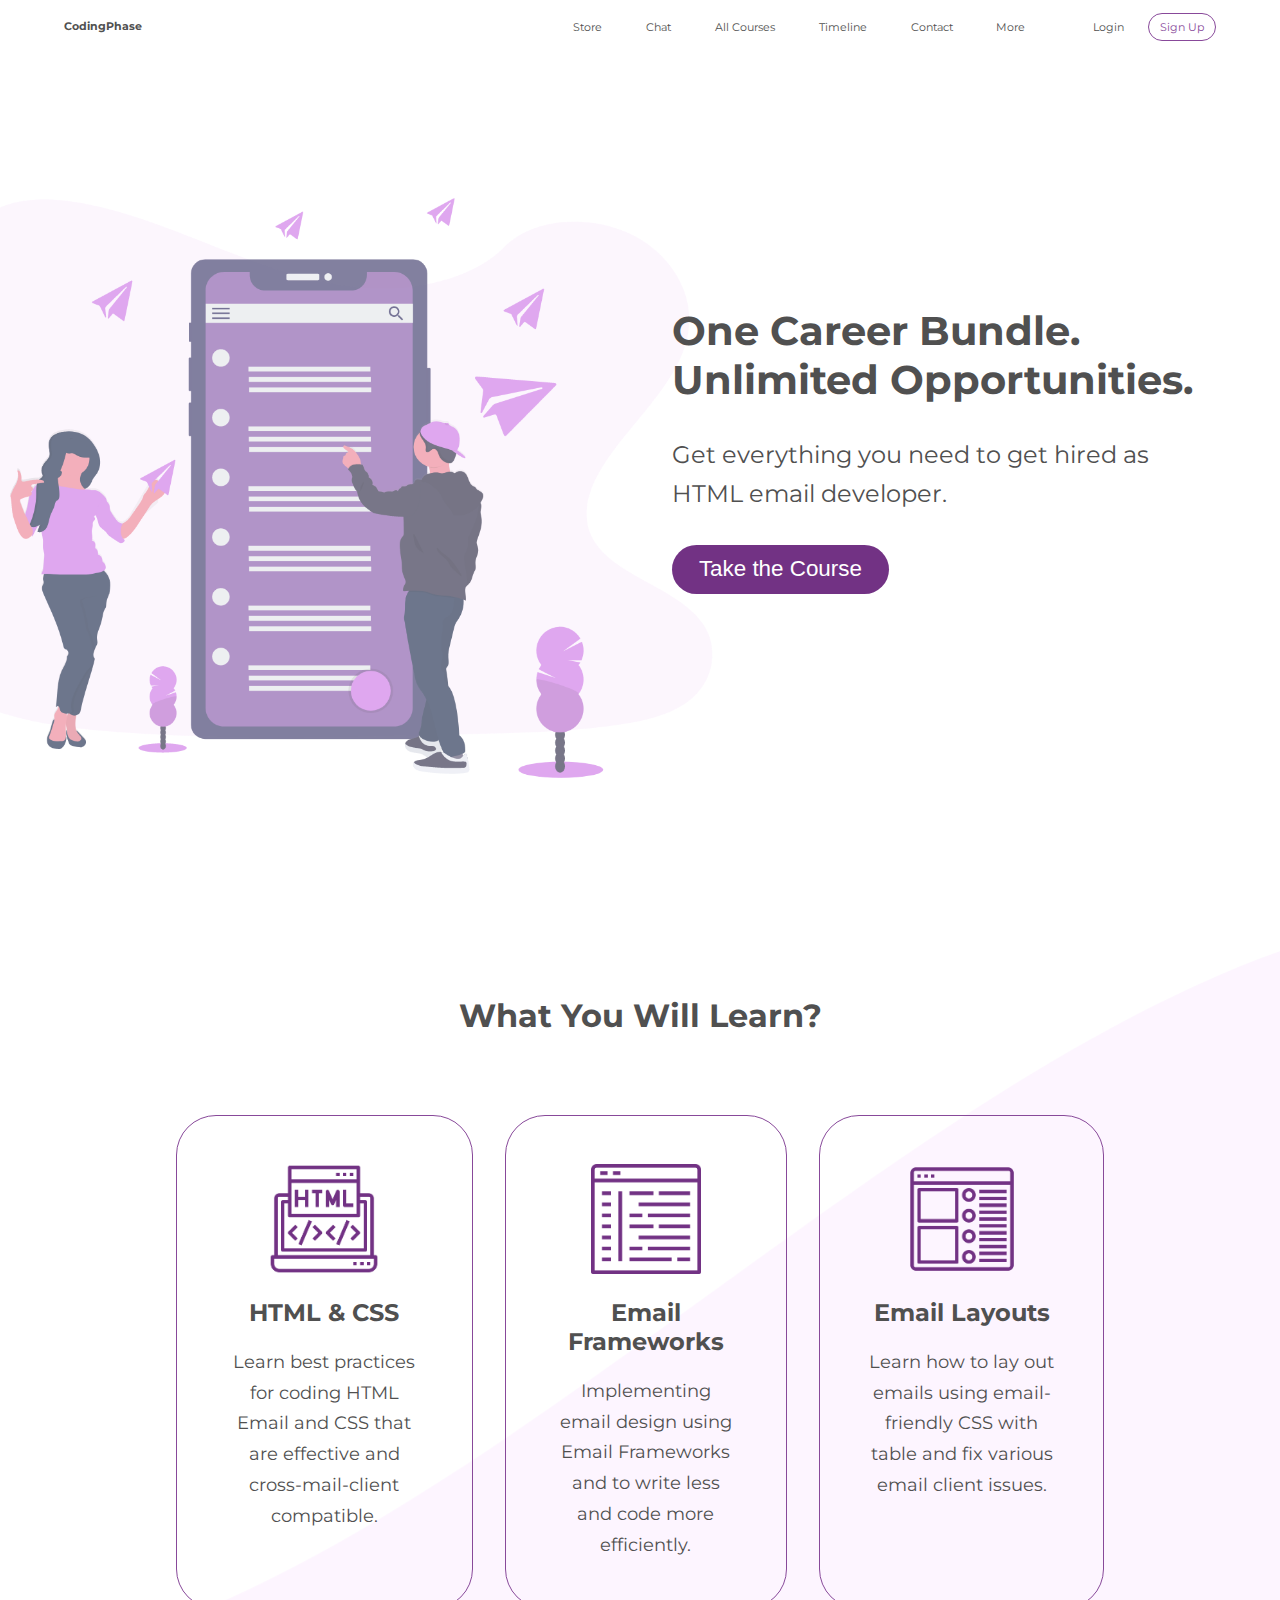
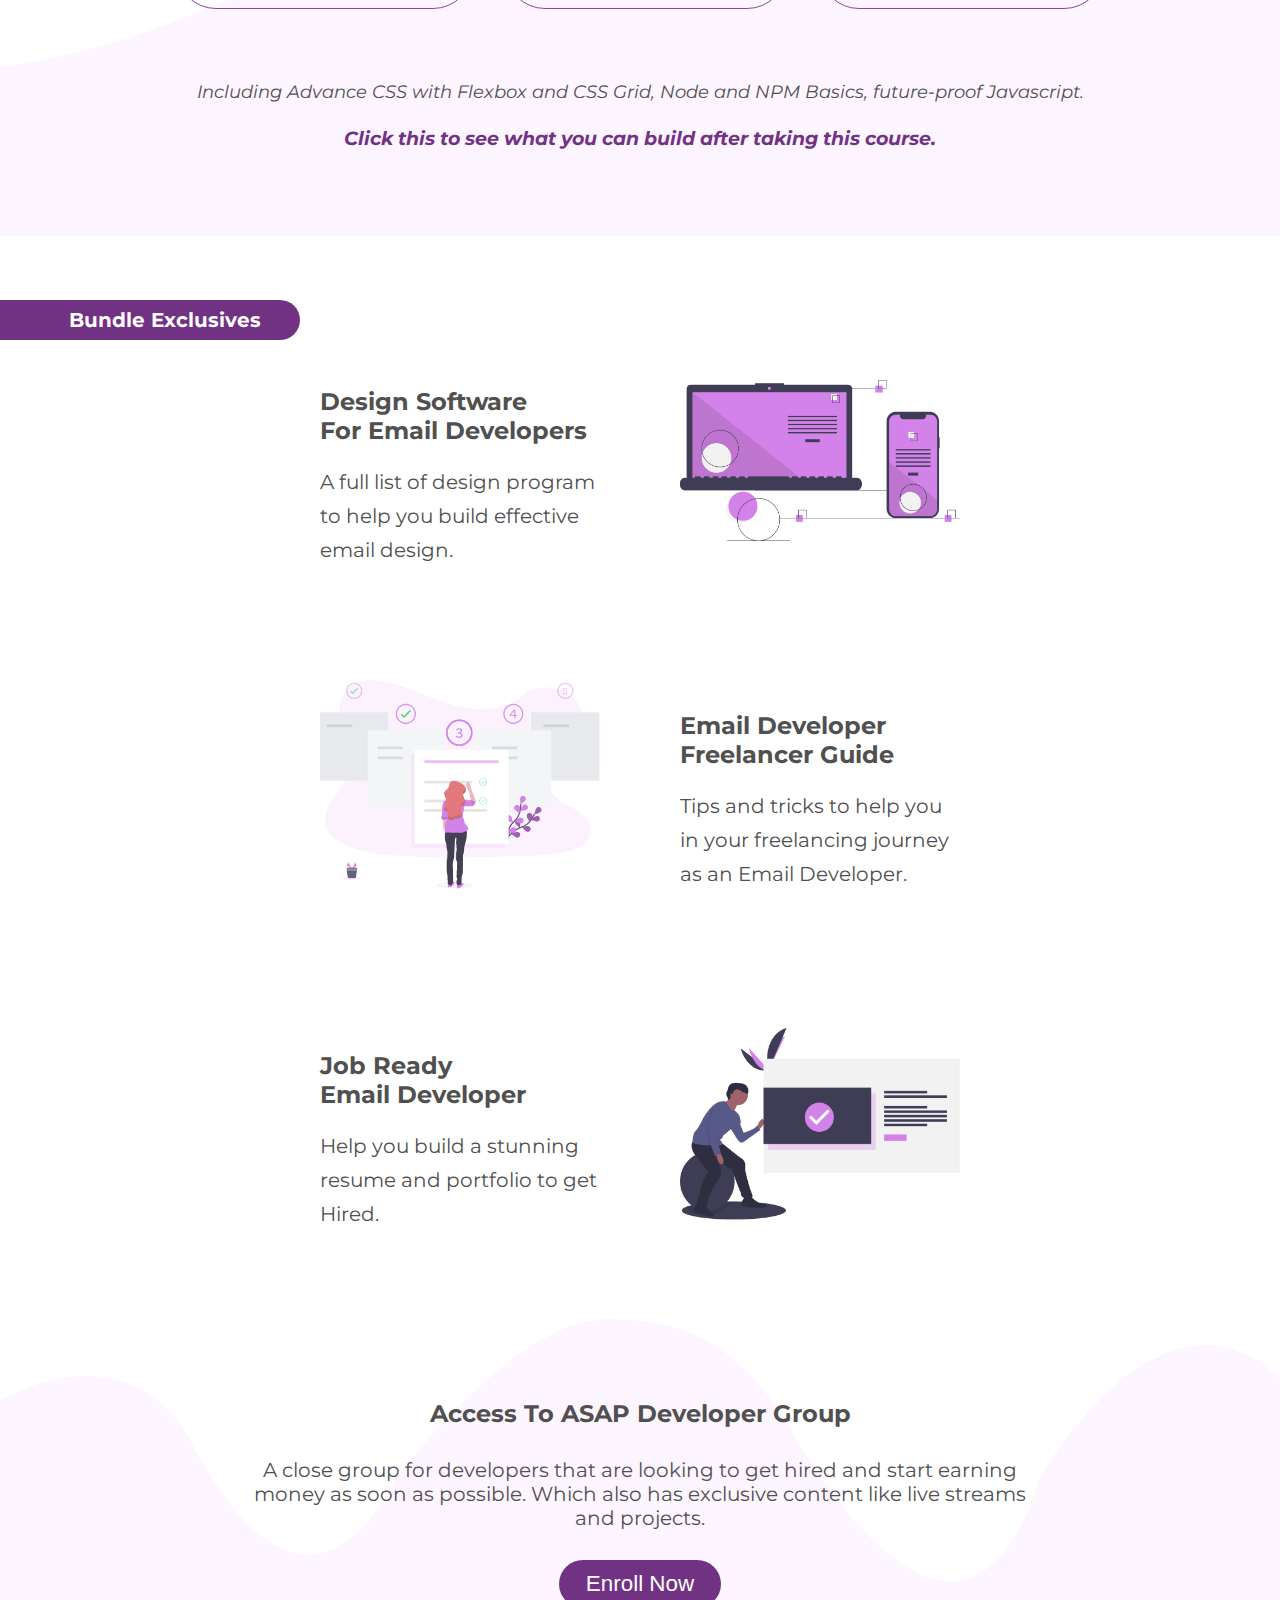
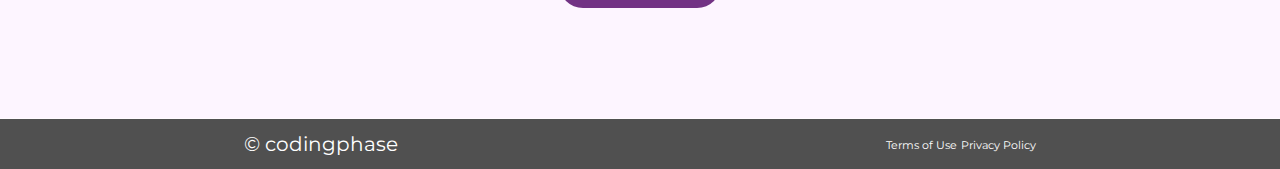
<file: index.html>
<!DOCTYPE html>
<html lang="en">
  <head>
    <meta charset="UTF-8" />
    <meta name="viewport" content="width=device-width, initial-scale=1.0" />
    <meta http-equiv="X-UA-Compatible" content="ie=edge" />
    <title>HTML Email Developer Career Bundle</title>
    <link rel="stylesheet" href="main.css" />
  </head>
  <body>
    <main>
      <header>
        <a href="#" class="logo">CodingPhase</a>
        <input type="checkbox" id="nav-toggle" class="nav-toggle">
        <nav>
          <ul>
            <li><a href="#">Store</a></li>
            <li><a href="#">Chat</a></li>
            <li><a href="#">All Courses</a></li>
            <li><a href="#">Timeline</a></li>
            <li><a href="#">Contact </a></li>
            <li><a href="#">More</a></li>
          </ul>
          <div class="connect">
            <a href="#">Login</a>
            <a href="#" class="signup">Sign Up</a>
          </div>
        </nav>
        <label for="nav-toggle" class="nav-toggle-label">
            <span>­☰</span>
        </label>
      </header>
      <section class="hero">
        <div class="hero-img">
          <img
            src="/images/hero-image.png"
            alt="HTML Email Developer Career Bundle"
          />
        </div>
        <div class="hero-desc">
          <h1>One Career Bundle.<span>Unlimited Opportunities.</span></h1>
          <p>Get everything you need to get hired as HTML email developer.</p>
          <button class="cta">Take the Course</button>
        </div>
      </section>
      <section class="blurb">
        <h2>What You Will Learn?</h2>
        <div class="blurb-container">
          <div class="blurb-box">
            <div class="blurb-icon">
              <img src="/images/html-css.png" alt="HTML CSS" />
            </div>
            <h3 class="blurb-title">HTML & CSS</h3>
            <p class="blurb-desc">
              Learn best practices for coding HTML Email and CSS that are
              effective and cross-mail-client compatible.
            </p>
          </div>
          <div class="blurb-box">
            <div class="blurb-icon">
              <img src="/images/email-frameworks.png" alt="Email frameworks" />
            </div>
            <h3 class="blurb-title">Email Frameworks</h3>
            <p class="blurb-desc">
              Implementing email design using Email Frameworks and to write less
              and code more efficiently.
            </p>
          </div>
          <div class="blurb-box">
            <div class="blurb-icon">
              <img src="/images/email-layouts.png" alt="Email Layouts" />
            </div>
            <h3 class="blurb-title">Email Layouts</h3>
            <p class="blurb-desc">
              Learn how to lay out emails using email-friendly CSS with table
              and fix various email client issues.
            </p>
          </div>
        </div>
        <p class="blurb-extras">
            Including Advance CSS with Flexbox and CSS Grid, Node and NPM
            Basics, future-proof Javascript.<br><br><a style="color:#723284; font-weight: 700;font-size:1.2rem;" href="sample.html"onclick="window.open(this.href, '_blank', 'location=yes,height=570,width=520,scrollbars=yes,status=yes');return false"> Click this to see what you can build after taking this course.</a> 
            
          </p>
      </section>
      <section class="exclusives">
        <div class="exclusive-badge">
          <p>Bundle Exclusives</p>
        </div>
        <div class="exclusive-row flipped">
          <div class="exclusive-image">
            <img src="images/Design software for email developers.png" alt="" />
          </div>
          <div class="exclusive-desc">
            <h3>Design Software <span>For Email Developers</span></h3>
            <p>
              A full list of design program to help you build effective email
              design.
            </p>
          </div>
        </div>
        <div class="exclusive-row ">
          <div class="exclusive-image">
            <img src="images/Email developer freelancer guide.png" alt="" />
          </div>
          <div class="exclusive-desc">
            <h3>Email Developer<span>Freelancer Guide</span> </h3>
            <p>
              Tips and tricks to help you in your freelancing journey as an
              Email Developer.
            </p>
          </div>
        </div>
        <div class="exclusive-row flipped">
          <div class="exclusive-image">
            <img src="images/Job ready email developer.png" alt="" />
          </div>
          <div class="exclusive-desc">
            <h3>Job Ready <span>Email Developer</span> </h3>
            <p>Help you build a stunning resume and portfolio to get Hired.</p>
          </div>
        </div>
        <div class="asap-developer">
          <h3>Access To ASAP <span>Developer Group</span></h3>
          <p>
            A close group for developers that are looking to get hired and start
            earning money as soon as possible. Which also has exclusive content
            like live streams and projects.
          </p>
          <button class="cta">Enroll Now</button>
        </div>
      </section>
    </main>
    <footer>
      <p>© codingphase</p>
      <div>
        <a href="#">Terms of Use</a>
        <a href="#">Privacy Policy</a>
      </div>
       
    </footer>
  </body>
</html>
</file>
<file: main.css>
@import url("https://fonts.googleapis.com/css?family=Montserrat:400,700|Open+Sans&display=swap");

*,
*::after,
*::before {
  margin: 0;
  padding: 0;
  box-sizing: border-box;
}
body {
  box-sizing: inherit;
  height: 100%;
  color: #505050;
  overflow-x: hidden;

  font-family: Montserrat, sans-serif;
}
ul {
  padding: 0;
  margin: 0;
  list-style-type: none;
}
a {
  color: inherit;
  font-size: 0.7rem;
  text-decoration: none;
}
h1,
h1 span {
  font-size: 32px;
  font-weight: 700;
}
h2,
h2 span {
  font-size: 28px;
  font-weight: 700;
}
h3,
h3 span {
  font-size: 24px;
  font-weight: 700;
}
span {
  display: block;
}
p {
  font-size: 20px;
}
.signup {
  color: #fff;
  border: #fff solid 1px;
  border-radius: 20px;
  padding: 0.5em 1em;
  margin-left: 20px;
}
img {
  width: 100%;
}

.cta {
  font-size: 20px;
  border: none;
  color: #fff;
  background-color: #723284;
  padding: 0.5em 1em;
  border-radius: 20px;
}

/* --- Header Nav --- */
.logo {
  font-weight: 700;
}
header {
  padding: 1.5em;
  color: #fff;
  background: #723284;
  position: relative;
  width: 100%;

}
header nav {
  right: 0;
  top: 100%;
  position: absolute;
  text-align: left;
  opacity: 0;
  transform: translateX(100px);
  background: inherit;
  transition: all .5s ease-in-out;
}
header nav li {
  padding: 10px 20px 10px;
  border-bottom: 0.5px solid #fff;
}
.connect {
  padding: 1.2em;
  display: block;
}

.nav-toggle {
  display: none;
 
}
.nav-toggle:checked ~ nav {

  opacity: 1;
  transform: translateX(0);
  transition: all .5s ease-in-out;
}
.nav-toggle-label {
  float: right;
}

/* --- Hero Section --- */
.hero {
  padding-top: 40px;
  height: 100vh;
}
.hero-img {
  margin: 2rem auto;
  width: 70%;
  margin-bottom: 2rem;
}
.hero-desc {
  padding: 2em;
  text-align: center;
}
.hero-desc h1,
.hero-desc p {
  margin-bottom: 2rem;
}

/* --- Blurb Section --- */
.blurb h2 {
  text-align: center;
  padding: 2em 0;
}
.blurb {
  background-image: url("images/blurb-bg.png");
  background-repeat: no-repeat;
  background-position: center bottom;
}
.blurb h3 {
  text-align: center;
}
.blurb-container {
  padding: 0 5em;
}
.blurb-box {
  text-align: center;
  border: 1px solid #88499a;
  border-radius: 20px;
  display: flex;
  flex-direction: column;
  align-items: center;
  justify-items: center;
  padding: 1.5em 1.5em;
  margin-bottom: 30px;
}
.blurb-box:hover{
    transition: box-shadow .5s ease-in-out;
    box-shadow: 0px 0px 50px -25px rgba(136,73,154,1);

}
.blurb-icon {
  width: 80px;
  margin-bottom: 20px;
}
.blurb-title {
  margin-bottom: 20px;
}
.blurb-desc {
  font-size: 0.9rem;
  line-height: 1.7;
}
.blurb-extras {
  padding: 0 4em;
  margin-bottom: 60px;
  font-size: 0.9rem;
  text-align: center;
  font-style: italic;
}

/* --- Exclusives --- */

.exclusive-badge {
  text-align: center;
  color: #fff;
  font-weight: 700;
  background: #723284;
  padding: 2em;
}
.exclusive-row {
  padding: 2.5em;
  margin-bottom: 25px;
}
.exclusive-image {
  margin-bottom: 30px;
  max-width: 100%;
}
.exclusive-desc h3 {
  margin-bottom: 20px;
}
.exclusive-desc p {
  line-height: 1.7;
}
.asap-developer {
  text-align: center;
  background: url("images/exclusives-bg.png");
  background-repeat: no-repeat;
  background-position: center bottom;
  background-size: cover;
  min-height: 400px;
  padding: 2em;
}
.asap-developer h3,
.asap-developer p {
  margin-bottom: 30px;
}
footer {
  height: 50px;
  color: #fff;
  background: #505050;
  display: flex;
  align-items: center;
  justify-content: space-around;
}

/*--- Web View ---*/

@media only screen and (min-width: 568px) {
  .blurb-container {
    padding: 0 8em;
  }
  .exclusive-row {
    text-align: center;
  }
  .exclusive-image {
    margin-left: auto;
    margin-right: auto;
    max-width: 50%;
  }
}
@media only screen and (min-width: 768px) {
  .hero {
    padding-top: unset;
  }
  .blurb-container {
    padding: 0 10em;
  }
}
@media only screen and (min-width: 1200px) {
  .signup {
    color: #88499a;
    border: #88499a solid 1px;
    border-radius: 20px;
    padding: 0.5em 1em;
    margin-left: 20px;
  }
  .cta {
    font-size: 1.4rem;
    border: none;
    color: #fff;
    padding: 0.5em 1.2em;
    border-radius: 50px;
  }
  ul li {
    display: inline;
    padding: 0 0.7em;
  }
  header {
      color: #505050;
      background: unset;
    position: absolute;
    padding: 1em 4em;
    display: flex;
    align-items: center;
    justify-content: space-between;
  }
  header nav {
    right: unset;
    opacity: unset;
    position: relative;
    text-align: center;
    display: flex;
    transform: unset;
  }
  .connect {
      padding: unset;
    margin-left: 3em;
  }

  .nav-toggle-label {
    display: none;
  }

  /* Hero Section */
  .hero {
    padding-top: unset;
    display: grid;
    grid-template-columns: 1fr 1fr;
    align-items: center;
  }
  .hero-img {
    margin: unset;
    width: 150%;
    margin-top: 80px;
    margin-left: -170px;
  }
  .hero-desc {
    text-align: left;
  }
  .hero-desc h1,
  .hero-desc h1 span {
    font-size: 2.5rem;
    margin-bottom: 2rem;
  }
  .hero-desc p {
    font-size: 1.5rem;
    line-height: 1.6;
    max-width: 500px;
  }

  /* Blurb Section */
  .blurb {
    padding: 2em 0;
    background-position: top center;
    min-height: 800px;
    display: flex;
    flex-direction: column;
    align-content: center;
    justify-content: center;
  }
  .blurb h2 {
    font-size: 2rem;
    text-align: center;
  }
  .blurb-container {
    display: flex;
  }
  .blurb-box {
    text-align: center;
    border: 1px solid #88499a;
    border-radius: 40px;
    display: flex;
    flex-direction: column;
    align-items: center;
    justify-items: center;
    padding: 3em 3em;
    margin: 1em;
  }
  .blurb-icon {
    width: 110px;
  }
  .blurb-title {
    font-size: 1.5rem;
  }
  .blurb-desc {
    font-size: 1.13rem;
  }
  .blurb-extras {
    font-size: 1.13rem;
    text-align: center;
    font-style: italic;
    margin: 3em;
  }

  /* Exclusive Section */
  .exclusives {
    margin-top: 4em;
  }
  .exclusive-badge {
    border-radius: 0px 20px 20px 0px;
    width: 300px;
    top: 35%;
    position: sticky;
    color: #fff;
    background: #723284;
    padding: 0.5em 1em;
  }
  .exclusive-badge p {
    font-weight: 700;
    margin-left: 1.5em;
  }
  .exclusive-row {
    display: grid;
    grid-template-columns: 1fr 1fr;
    gap: 5em;
    grid-template-areas: "image text";
    align-items: center;
    justify-items: left;
    padding: 2.5em 20em;
    margin-bottom: 25px;
  }
  .flipped {
    grid-template-areas: "text image";
  }
  .exclusive-image {
    grid-area: image;
    max-width: 100%;
  }
  .exclusive-desc {
    grid-area: text;
    text-align: left;
  }
  .exclusive-desc h3 {
    margin-bottom: 20px;
  }
  .exclusive-desc p {
    max-width: 500px;
    line-height: 1.7;
  }
  .asap-developer {
    padding: 5em 15em;
  }
  .asap-developer h3 span {
    display: inline;
  }
}
</file>
